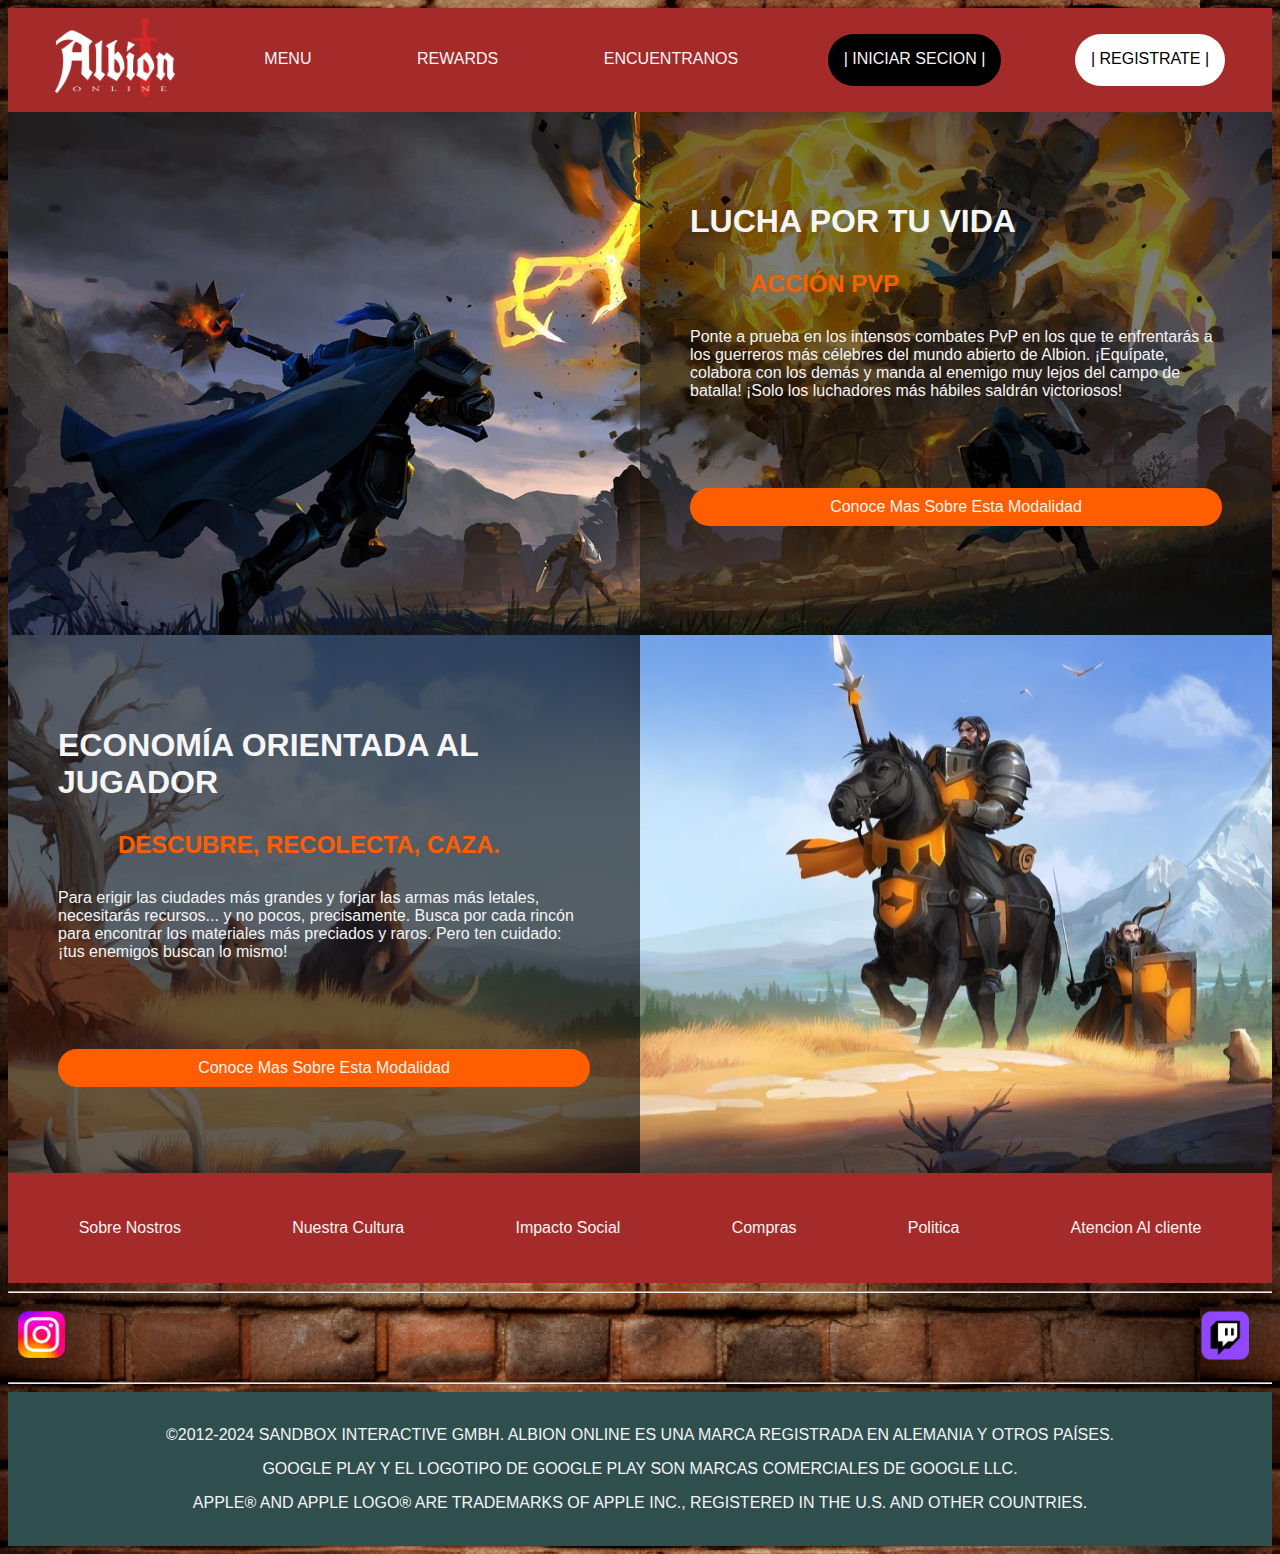
<file: index.html>
<!DOCTYPE html>
<html lang="en">
<head>
    <meta charset="UTF-8">
    <meta name="viewport" content="width=device-width, initial-scale=1.0">
    <title>Albion online</title>
    <link rel="stylesheet" href="style.css">
    <link rel="icon" href="img/albion-logo.png">
</head>
<body>
    <div id="main1">
        <div id="menu">
            <a href="index.html"><img src="img/logo.png" alt="albion" width="120px" height="80px"></a>
            <p><a href="menu.html" title="Menu" >Menu</a></p>
            <p><a href="https://albiononline.com/twitch">Rewards</a></p>
            <p><a href="https://albiononline.com/home">Encuentranos</a></p>
            <p id="login">| Iniciar Secion |</p>
            <p id="register">|  Registrate  |</p>
            
        </div>
        <div id="cuerpo">
            <img src="img/parte1.jpg" alt="banner1" width="50%">
            <div id="parte_dos">
                
                <h1>LUCHA POR TU VIDA</h1>
                <h2>ACCIÓN PVP</h2>
                <p>Ponte a prueba en los intensos combates PvP en los que te enfrentarás a los guerreros más célebres del mundo abierto de Albion. ¡Equípate, colabora con los demás y manda al enemigo muy lejos del campo de batalla! ¡Solo los luchadores más hábiles saldrán victoriosos!<br><br><br><br><br></p>
                <p id="boton_A"><a href="menu.html">Conoce Mas Sobre Esta Modalidad</a></p>
            </div>    
        </div>
        <div id="cuerpo2">
            <div id="parte_tres">  
                <h1>ECONOMÍA ORIENTADA AL JUGADOR</h1>
                <h2>DESCUBRE, RECOLECTA, CAZA.</h2>
                <p>Para erigir las ciudades más grandes y forjar las armas más letales, necesitarás recursos... y no pocos, precisamente. Busca por cada rincón para encontrar los materiales más preciados y raros. Pero ten cuidado: ¡tus enemigos buscan lo mismo!<br><br><br><br><br></p>
                <p id="boton_A"><a href="menu.html">Conoce Mas Sobre Esta Modalidad</a></p>
            </div>
            <img src="img/parte4.jpg" alt="parte4" width="50%">
        </div>
        
        <div id="indice">
            <p>Sobre Nostros</p>
            <p>Nuestra Cultura</p>
            <p>Impacto Social</p>
            <p>Compras</p>
            <p>Politica</p>
            <p>Atencion Al cliente</p>
        </div>
       <hr>
        <div id="redes">
            <a href="https://www.instagram.com/albiononline/"><img src="img/ig.png" alt="ig" width="4%"></a>
            <a href="https://www.twitch.tv/albiononline"><img src="img/twitch.png" alt="twt" width="60%"></a>
        </div>
        <hr>
        <div id="licencia">
            <br><p>©2012-2024 SANDBOX INTERACTIVE GMBH. ALBION ONLINE ES UNA MARCA REGISTRADA EN ALEMANIA Y OTROS PAÍSES.</p>
            <p>GOOGLE PLAY Y EL LOGOTIPO DE GOOGLE PLAY SON MARCAS COMERCIALES DE GOOGLE LLC.</p>
            <p>APPLE® AND APPLE LOGO® ARE TRADEMARKS OF APPLE INC., REGISTERED IN THE U.S. AND OTHER COUNTRIES.</p><br>
        </div>
    </div>
    
</body>
</html>
</file>
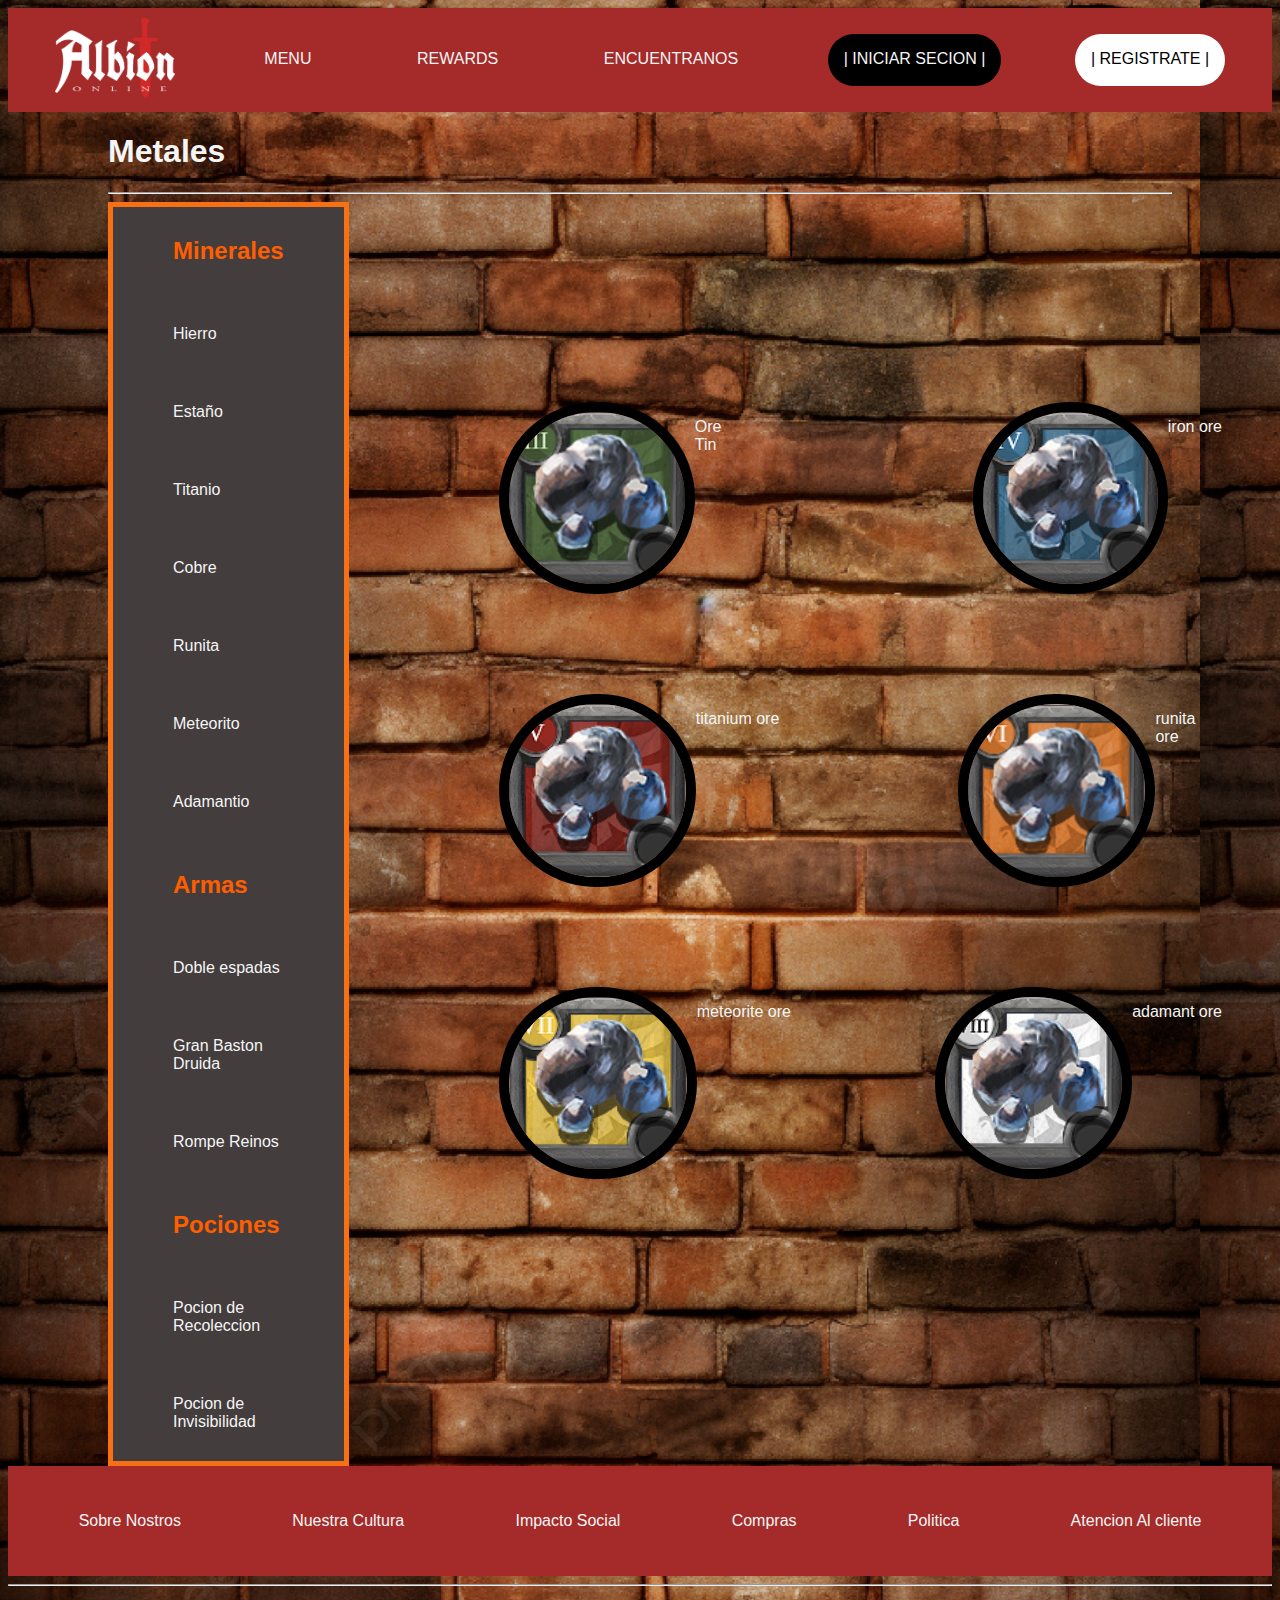
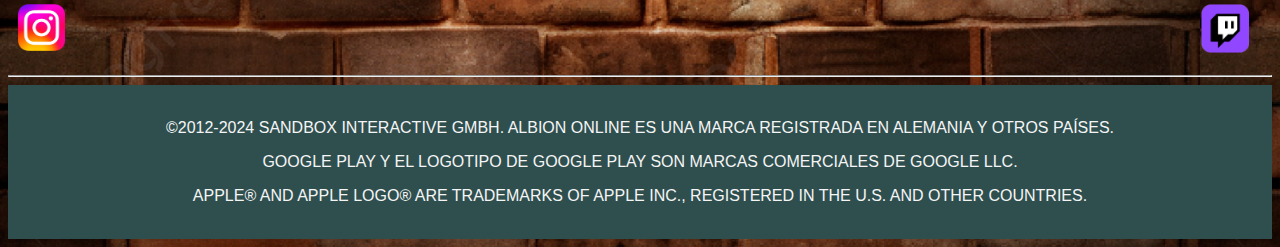
<file: menu.html>
<!DOCTYPE html>
<html lang="en">
<head>
    <meta charset="UTF-8">
    <meta name="viewport" content="width=device-width, initial-scale=1.0">
    <title>Document</title>
    <link rel="stylesheet" href="style.css">
    <link rel="icon" href="img/albion-logo.png">
</head>
<body>
    <div id="main2">
        <div id="menu">
            <a href="index.html"><img src="img/logo.png" alt="albion" width="120px" height="80px"></a>
            <p><a href="menu.html" title="Menu" >Menu</a></p>
            <p><a href="https://albiononline.com/twitch">Rewards</a></p>
            <p><a href="https://albiononline.com/home">Encuentranos</a></p>
            <p id="login">| Iniciar Secion |</p>
            <p id="register">|  Registrate  |</p>
        </div>
        <Div id="titulo">
            <h1>Metales</h1>
            <hr>
        </Div>
        <div id="Conjunto">
            <div id="variedad">
                <h2>Minerales</h2>
                <p>Hierro</p>
                <p>Estaño</p>
                <p>Titanio</p>
                <p>Cobre</p>
                <p>Runita</p>
                <p>Meteorito</p>
                <p>Adamantio</p>
                <h2>Armas</h2>
                <p>Doble espadas</p>
                <p>Gran Baston Druida</p>
                <p>Rompe Reinos</p>
                <h2>Pociones</h2>
                <p>Pocion de Recoleccion</p>
                <p>Pocion de Invisibilidad</p>
            
            </div>
            <div id="imagenes">
                <div id="uno">
                    <img src="img/Tin Ore.png" alt="tin">
                    <p>Ore Tin</p>
                </div>
                <div id="dos">
                    <img src="img/Iron Ore.png" alt="iron">
                    <p>iron ore</p>
                </div>
                <div id="tres">
                    <img src="img/Titanium Ore.png" alt="titan">
                    <p>titanium ore</p>
                </div>
                <div id="cuatro">
                    <img src="img/Runite Ore.png" alt="runita">
                    <p>runita ore</p>
                </div>
                <div id="cinco">
                    <img src="img/Meteorite Ore.png" alt="meteorite">
                    <p>meteorite ore</p>
                </div>
                <div id="seis">
                    <img src="img/Adamantium Ore.png" alt="adamantium">
                    <p>adamant ore</p>
                </div>
        </div>
    </div>
    <div id="indice">
        <p>Sobre Nostros</p>
        <p>Nuestra Cultura</p>
        <p>Impacto Social</p>
        <p>Compras</p>
        <p>Politica</p>
        <p>Atencion Al cliente</p>
    </div>
   <hr>
   <div id="redes">
    <a href="https://www.instagram.com/albiononline/"><img src="img/ig.png" alt="ig" width="4%"></a>
    <a href="https://www.twitch.tv/albiononline"><img src="img/twitch.png" alt="twt" width="60%"></a>
</div>
    <hr>
    <div id="licencia">
        <br><p>©2012-2024 SANDBOX INTERACTIVE GMBH. ALBION ONLINE ES UNA MARCA REGISTRADA EN ALEMANIA Y OTROS PAÍSES.</p>
        <p>GOOGLE PLAY Y EL LOGOTIPO DE GOOGLE PLAY SON MARCAS COMERCIALES DE GOOGLE LLC.</p>
        <p>APPLE® AND APPLE LOGO® ARE TRADEMARKS OF APPLE INC., REGISTERED IN THE U.S. AND OTHER COUNTRIES.</p><br>
    </div>
</body>
</html>
</file>
<file: style.css>
a{
    color: whitesmoke;
    font-family: "Roboto", sans-serif;
    text-decoration: none;
    
}
a:hover{
    color: black   ;
}
body{
    background-image: url(img/pared.jpg);
}
#menu {
    background-color: brown;
    display: flex;
    justify-content:space-around;
    padding: 10px;
    color: white;
    
}
#menu p {
    padding: 16px;
    text-transform: uppercase;
    font-family: "Roboto", sans-serif;
    font-weight: 100;
    font-style: normal;
    
}
#login{
    background-color: black;
    border-radius:  50px;
}
#register{
    background-color: white;
    border-radius:  50px;
    color: black;
}
#cuerpo{
    display: flex;
}
#parte_dos{
    padding: 70px 50px;
    background-image: url(img/parte2.jpg);
    background-size: 100% 100%;
}
h1,p{
    color: whitesmoke;
    font-family: "Roboto", sans-serif;
    
}
h2{
    color: #FF5E00;
    font-family: "Roboto", sans-serif;
}
#boton_A {
    padding: 10px;
    background-color: #FF5E00;
    border-radius: 50px;
    text-align: center;
    
}
#cuerpo2{
    display: flex;
}
#parte_tres{
    background-image: url(img/parte3.jpg);
    background-size: 100% 100%;
    padding: 70px 50px;
}
#indice{
    padding: 15px;
    display: flex;
    justify-content: space-around;
    background-color: brown;
}
#indice p {
    background-color: brown;
    padding: 15px;
    border-radius: 50px;
    
}
#redes{
    display: flex;
    justify-content: center;
}
#redes img{
    padding: 10px;
}
#licencia {
    background-color: darkslategray;
    background-size: 100px 100px;
    text-align: center;
    
}
#subrayado{
    text-decoration: underline;
}
#variedad{
    display: flex;
    flex-wrap: wrap;
    margin: 0px 100px;
    border: 5px solid #f77014;
    background-color: #433d3d;
    width: 20%;
    height: 20%;
    
}
#variedad p,h2{
    margin: 30px 60px;
}
#Conjunto{
    display: flex;
    justify-content: center;
    
}
#titulo{
    padding-left: 100px;
    padding-right: 100px;
}
#imagenes{
    margin-top: 150px;
    display:flex;
    flex-direction: row;
    justify-content: space-between;
    flex-wrap: wrap; 
    height: 200px;
}
#imagenes img{
   /* width: 20%;*/
    border-radius: 500px;
    border: 10px solid black;
}

#uno {
    padding: 50px;
    display: flex;
}
#dos {
    padding: 50px;
    display: flex;
}
#tres {
    padding: 50px;
    display: flex;
}
#cuatro {
    padding: 50px;
    display: flex;
}
#cinco {
    padding: 50px;
    display: flex;
}
#seis {
    padding: 50px;
    display: flex;
}
</file>
